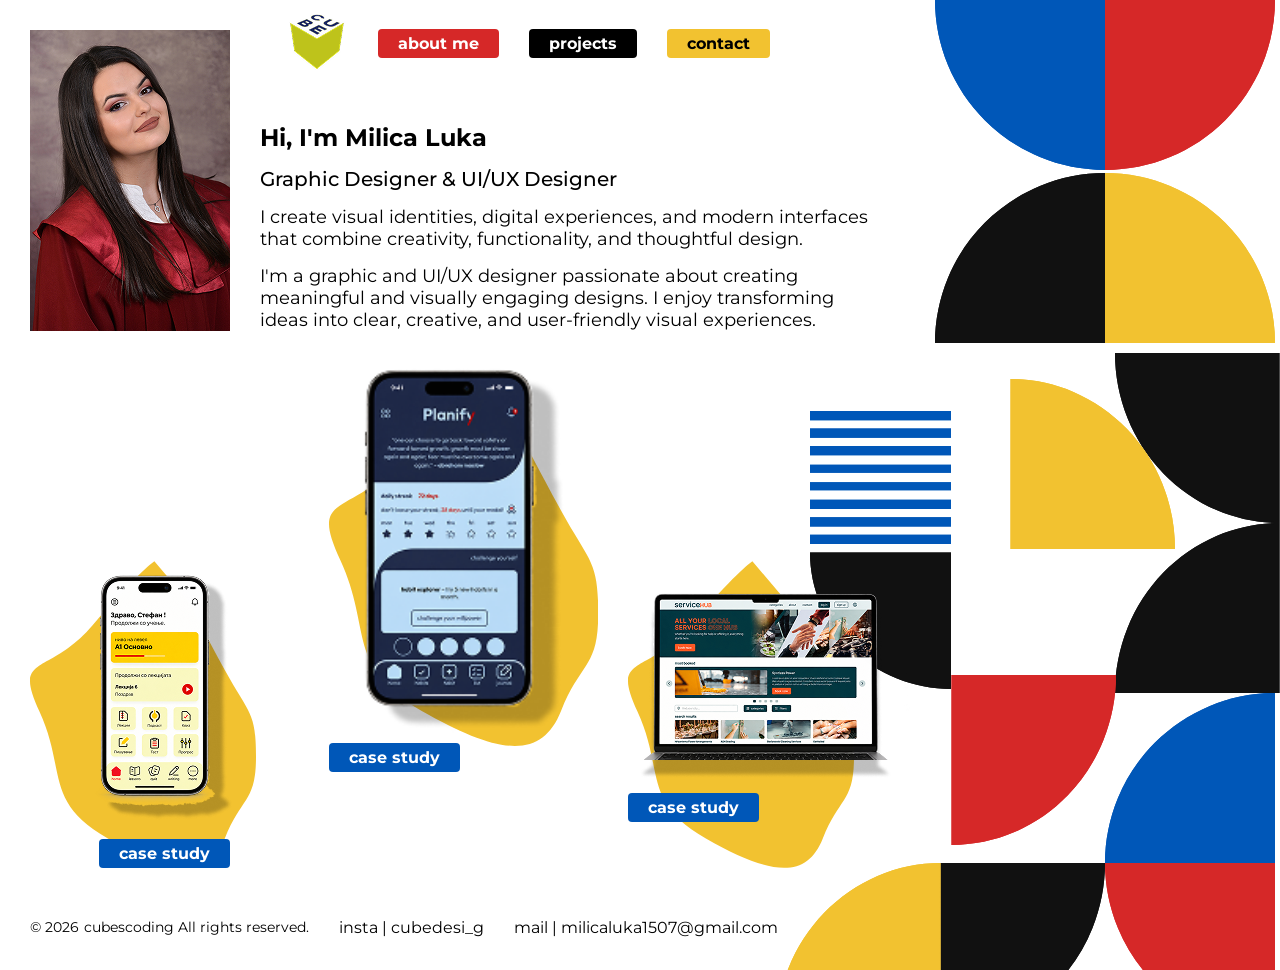
<file: index.html>
<!DOCTYPE html>
<html lang="en">

<head>
  <meta charset="UTF-8">
  <meta name="viewport" content="width=device-width, initial-scale=1.0">
  <title>cubescoding</title>
  <link rel="stylesheet" href="main.css">
  <link rel="icon" href="img/logo.png">
</head>

<body class="index-body">
  <header class="main-padding">
    <a href="index.html"><img src="img/logo.png" alt="logo"></a>
    <nav>
      <a href="index.html#about" class="btn red-btn"><span>about me</span></a>
      <a href="index.html#projects" class="btn black-btn"><span>projects</span></a>
      <a href="index.html#contact" class="btn yellow-btn"><span>contact</span></a>

    </nav>
  </header>
  <main>
    <section id="about" class="main-padding">
      <img src="img/porbno 1.png" alt="Milica">
      <div class="about-text">
        <h1>Hi, I'm Milica Luka</h1>
        <h2>Graphic Designer & UI/UX Designer</h2>
        <p>I create visual identities, digital experiences, and modern interfaces that combine creativity,
          functionality, and thoughtful design.</p>
        <p>I'm a graphic and UI/UX designer passionate about creating meaningful and visually engaging designs. I enjoy
          transforming ideas into clear, creative, and user-friendly visual experiences.</p>
      </div>
    </section>
    <section id="projects" class="main-padding">
      <div class="project-item" id="lingodeutsch">
        <img src="img/lingodetusch-cover.png" alt="project img">
        <a href="LD.html" class="btn blue-btn" target="_blank"><span>case study</span></a>
      </div>
      <div class="project-item" id="planify">
        <img src="img/planify-cover.png" alt="project img">
        <a href="planify.html" class="btn blue-btn" target="_blank"><span>case study</span></a>
      </div>
      <div class="project-item" id="servicehub">
        <img src="img/servicehub-cover.png" alt="project img">
        <a href="servicehub.html" class="btn blue-btn" target="_blank"><span>case study</span></a>
      </div>
    </section>
  </main>
  <footer class="main-padding" id="contact">
    <p class="rights">© <span id="year">2026 </span>cubescoding All rights reserved.</p>
    <div class="socials">
      <a href="https://www.instagram.com/cubedesi_g" target="_blank" class="link-hover">insta | cubedesi_g</a>
      <a href="mailto:milicaluka1507@gmail.com?subject=Let's%20work%20together" target="_blank" class="link-hover">mail
        |
        milicaluka1507@gmail.com</a>
    </div>
  </footer>
  <script src="main.js"></script>
</body>

</html>
</file>
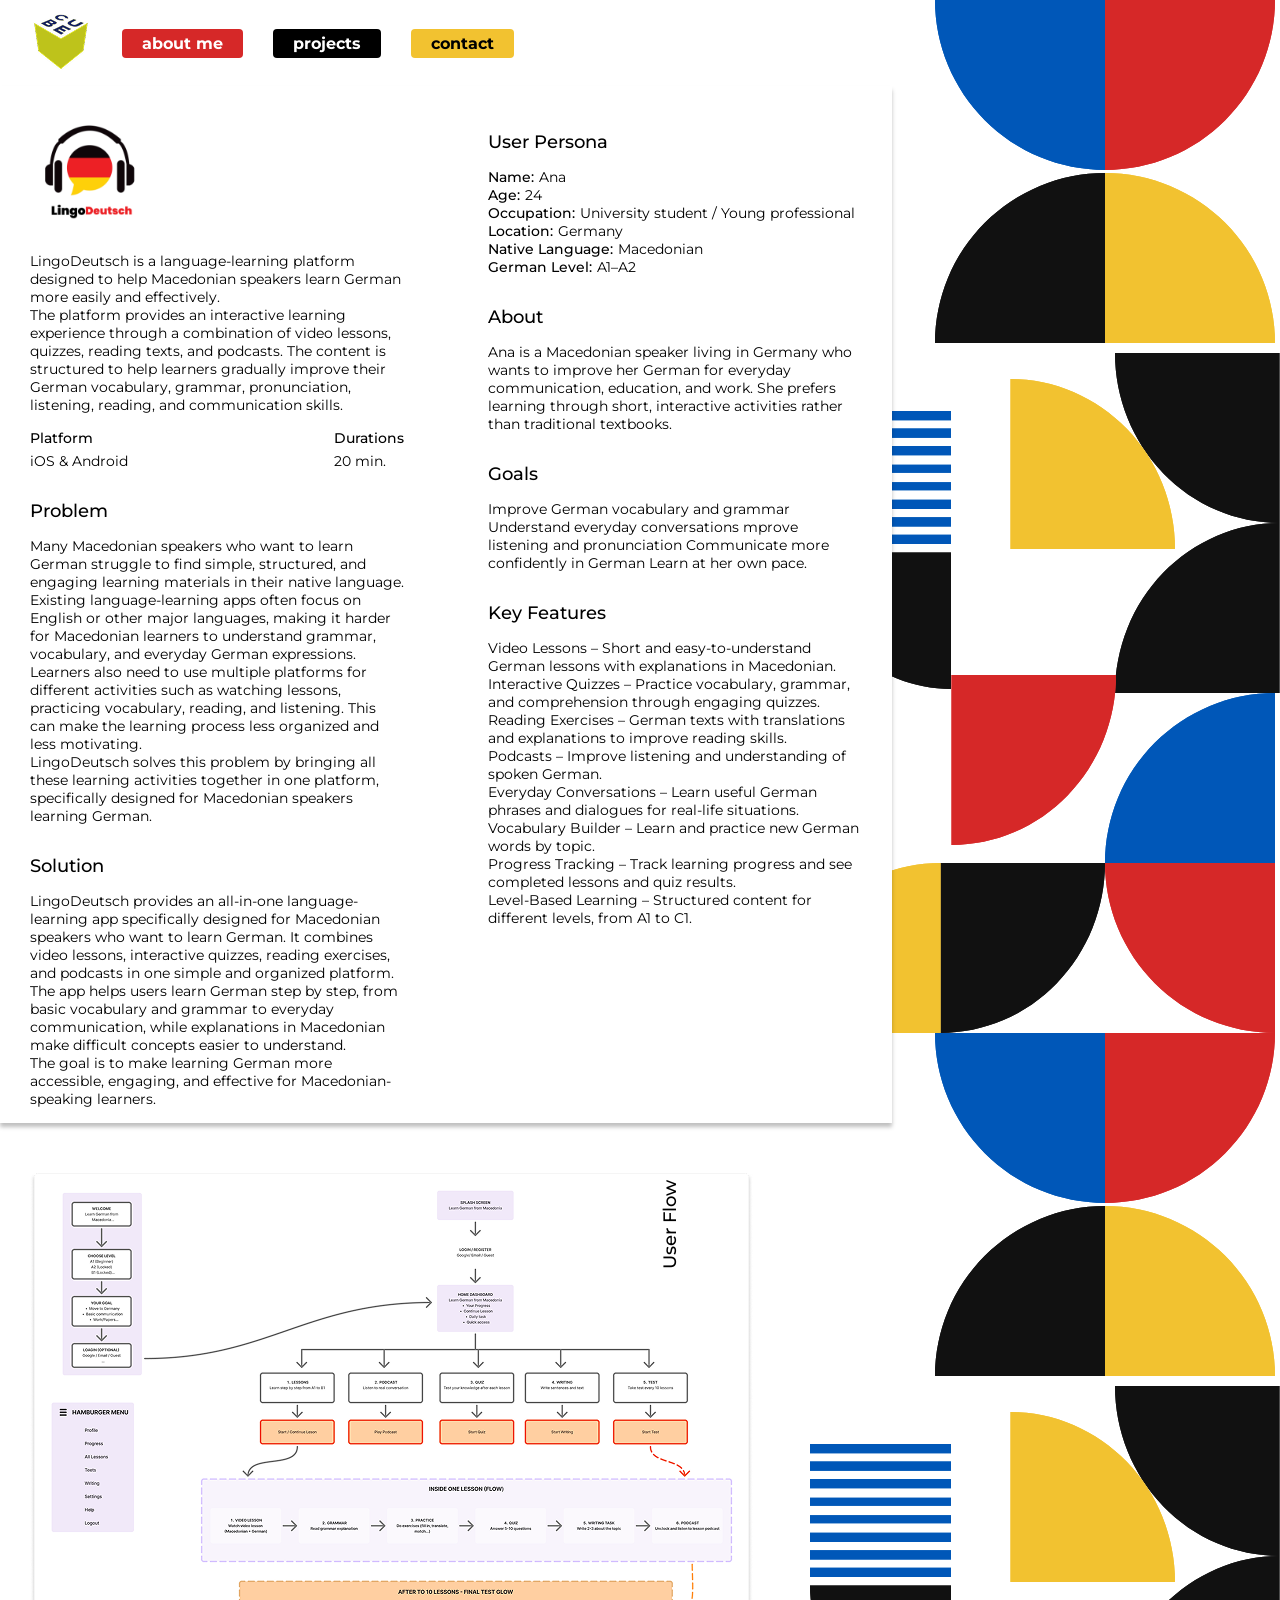
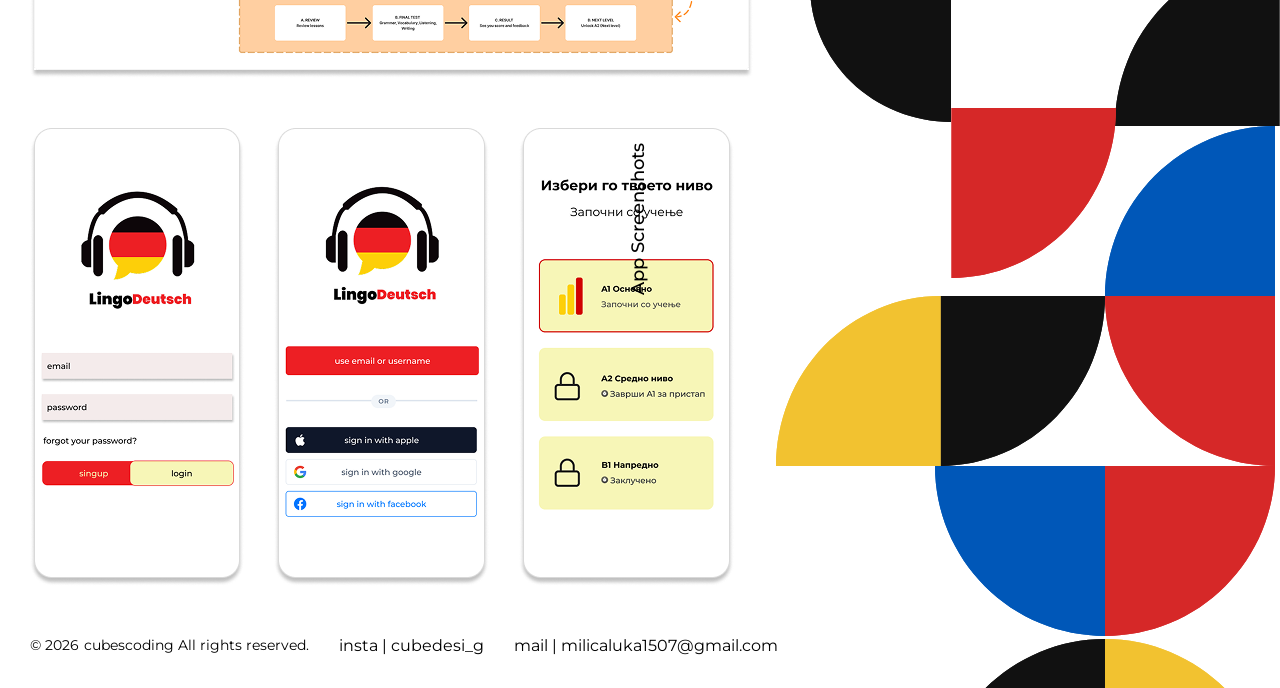
<file: LD.html>
<!DOCTYPE html>
<html lang="en">

<head>
  <meta charset="UTF-8">
  <meta name="viewport" content="width=device-width, initial-scale=1.0">
  <title>cubescoding | lingodeutsch</title>
  <link rel="stylesheet" href="main.css">
  <link rel="icon" href="img/logo.png">
</head>

<body>
  <header class="main-padding">
    <a href="index.html"><img src="img/logo.png" alt="logo"></a>
    <nav>
      <a href="index.html#about" class="btn red-btn"><span>about me</span></a>
      <a href="index.html#projects" class="btn black-btn"><span>projects</span></a>
      <a href="index.html#contact" class="btn yellow-btn"><span>contact</span></a>

    </nav>
  </header>
  <main class="case-study">
    <section class="main-padding main-width project-info">
      <div class="project-info-left">
        <img src="img/LD/Logo LD.svg" alt="logo">
        <p>LingoDeutsch is a language-learning platform designed to help Macedonian speakers learn German more easily
          and effectively.</p>
        <p>The platform provides an interactive learning experience through a combination of video lessons, quizzes,
          reading texts, and podcasts. The content is structured to help learners gradually improve their German
          vocabulary, grammar, pronunciation, listening, reading, and communication skills.</p>
        <div class="sub-info">
          <div class="sub-info-item">
            <h3>Platform</h3>
            <span>iOS & Android</span>
          </div>
          <div class="sub-info-item">
            <h3>Durations</h3>
            <span>20 min.</span>
          </div>
        </div>
        <h2>Problem</h2>
        <p>Many Macedonian speakers who want to learn German struggle to find simple, structured, and engaging learning
          materials in their native language. Existing language-learning apps often focus on English or other major
          languages, making it harder for Macedonian learners to understand grammar, vocabulary, and everyday German
          expressions.</p>
        <p>Learners also need to use multiple platforms for different activities such as watching lessons, practicing
          vocabulary, reading, and listening. This can make the learning process less organized and less motivating.</p>
        <p>LingoDeutsch solves this problem by bringing all these learning activities together in one platform,
          specifically designed for Macedonian speakers learning German.</p>
        <h2>Solution</h2>
        <p>LingoDeutsch provides an all-in-one language-learning app specifically designed for Macedonian speakers who
          want to learn German. It combines video lessons, interactive quizzes, reading exercises, and podcasts in one
          simple and organized platform.</p>
        <p>The app helps users learn German step by step, from basic vocabulary and grammar to everyday communication,
          while explanations in Macedonian make difficult concepts easier to understand.</p>
        <p>The goal is to make learning German more accessible, engaging, and effective for Macedonian-speaking
          learners.</p>
      </div>
      <div class="project-info-right">
        <h2>User Persona</h2>
        <div class="user-persona">
          <div class="user-persona-item">
            <h3>Name:</h3>
            <span>Ana</span>
          </div>
          <div class="user-persona-item">
            <h3>Age:</h3>
            <span>24</span>
          </div>
          <div class="user-persona-item">
            <h3>Occupation:</h3>
            <span>University student / Young professional</span>
          </div>
          <div class="user-persona-item">
            <h3>Location:</h3>
            <span>Germany</span>
          </div>
          <div class="user-persona-item">
            <h3>Native Language:</h3>
            <span>Macedonian</span>
          </div>
          <div class="user-persona-item">
            <h3>German Level:</h3>
            <span>A1–A2</span>
          </div>
        </div>
        <h2>About</h2>
        <p>Ana is a Macedonian speaker living in Germany who wants to improve her German for everyday communication,
          education, and work. She prefers learning through short, interactive activities rather than traditional
          textbooks.</p>
        <h2>Goals</h2>
        <p>Improve German vocabulary and grammar
          Understand everyday conversations
          mprove listening and pronunciation
          Communicate more confidently in German
          Learn at her own pace.</p>
        <h2>Key Features</h2>
        <ul>
          <li>Video Lessons – Short and easy-to-understand German lessons with explanations in Macedonian.</li>
          <li>Interactive Quizzes – Practice vocabulary, grammar, and comprehension through engaging quizzes.</li>
          <li> Reading Exercises – German texts with translations and explanations to improve reading skills.</li>
          <li>Podcasts – Improve listening and understanding of spoken German.</li>
          <li>Everyday Conversations – Learn useful German phrases and dialogues for real-life situations.</li>
          <li>Vocabulary Builder – Learn and practice new German words by topic.</li>
          <li>Progress Tracking – Track learning progress and see completed lessons and quiz results.</li>
          <li>Level-Based Learning – Structured content for different levels, from A1 to C1.</li>
        </ul>
      </div>

    </section>
    <section class="main-padding main-width user-flow">
      <img src="img/LD/LD-IA.png" alt="userflow">
      <h2>User Flow</h2>
    </section>
    <section class="main-padding main-width app-showcase">
      <img src="img/LD/Login 1.png" alt="login">
      <img src="img/LD/Singup 1.png" alt="Singup">
      <img src="img/LD/Choose level 1.png" alt="home">
      <h2>App Screenshots</h2>
    </section>
  </main>
  <footer class="main-padding">
    <p class="rights">© <span id="year">2026 </span>cubescoding All rights reserved.</p>
    <div class="socials">
      <a href="https://www.instagram.com/cubedesi_g" target="_blank" class="link-hover">insta | cubedesi_g</a>
      <a href="mailto:milicaluka1507@gmail.com?subject=Let's%20work%20together" target="_blank" class="link-hover">mail
        |
        milicaluka1507@gmail.com</a>
    </div>
  </footer>
  <script src="main.js"></script>
</body>

</html>
</file>
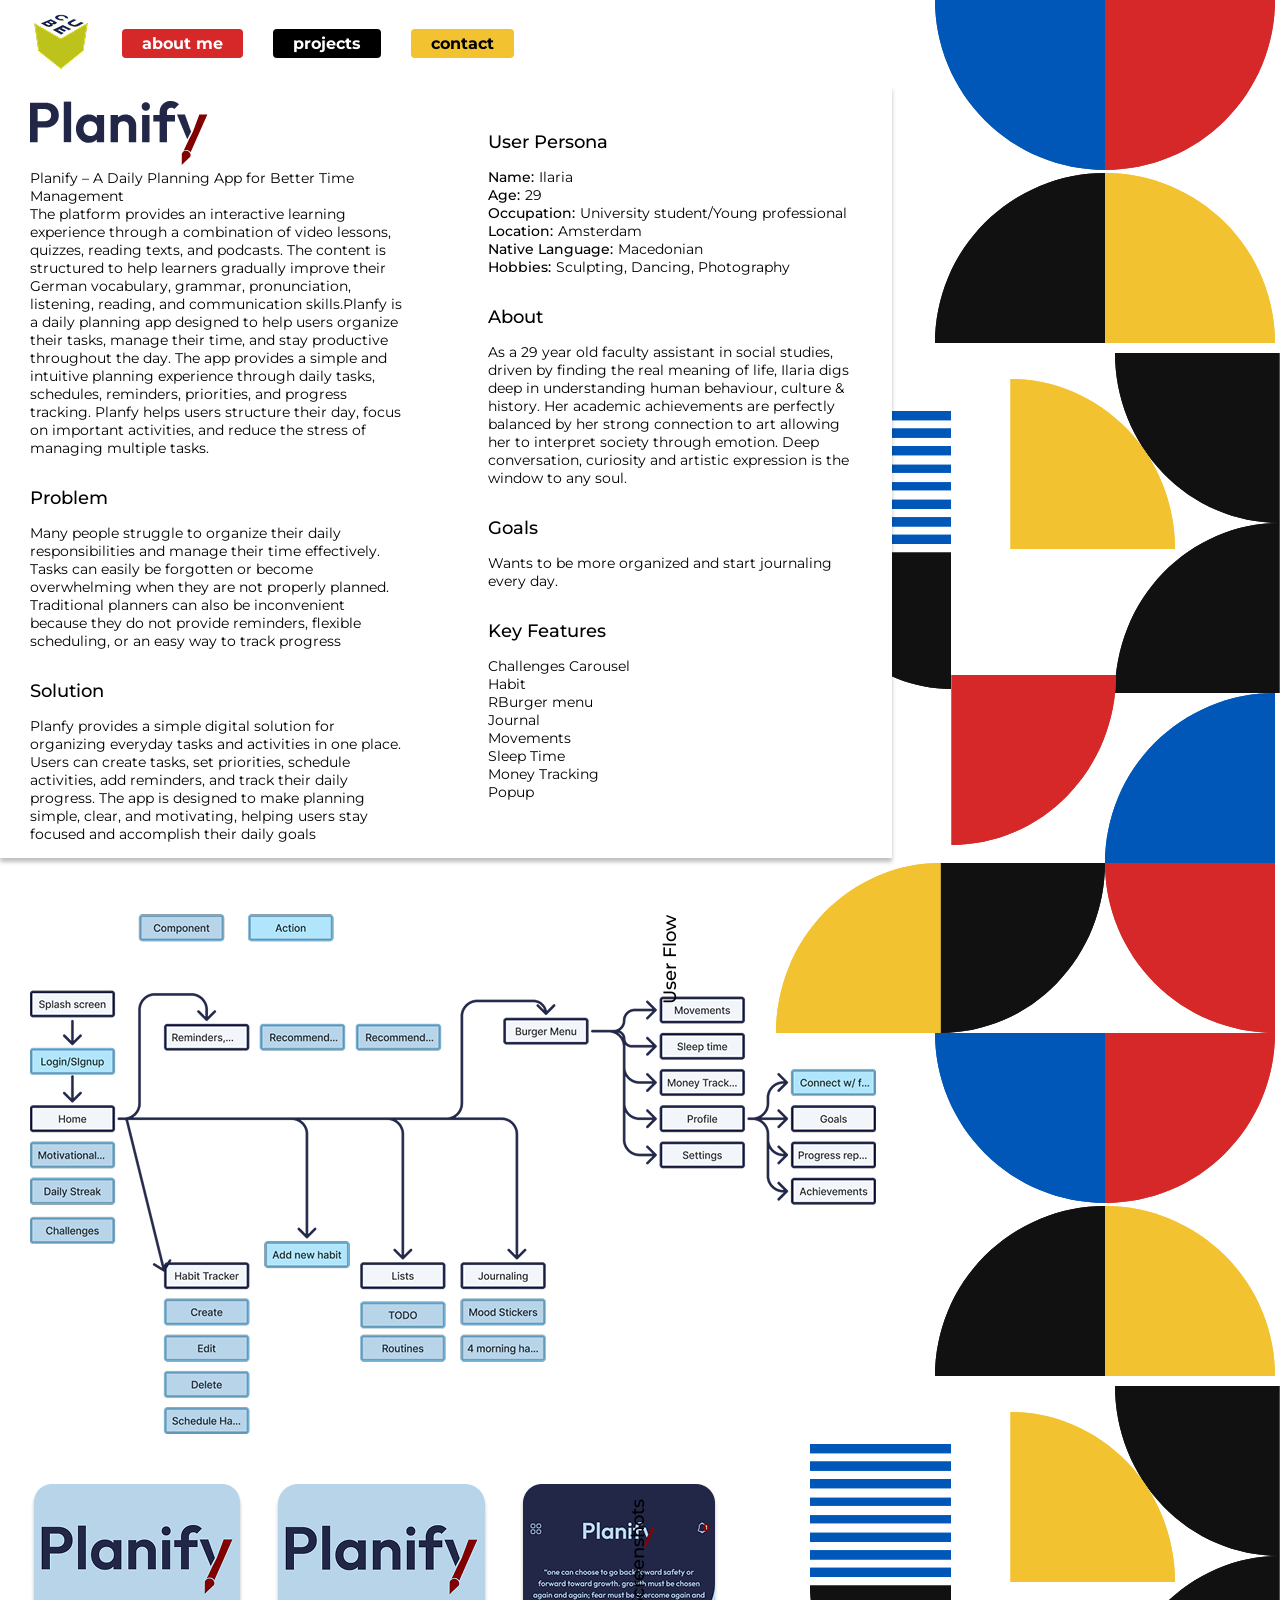
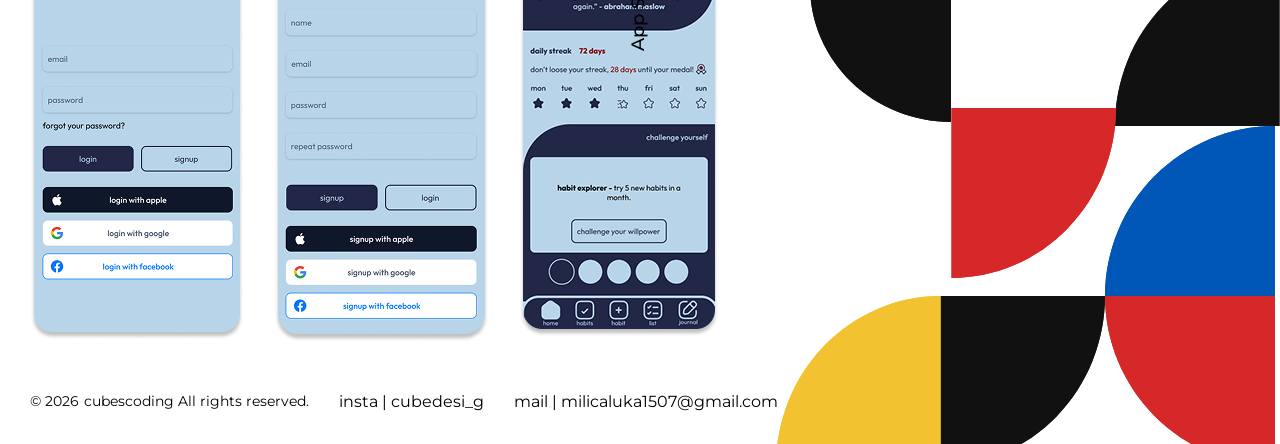
<file: planify.html>
<!DOCTYPE html>
<html lang="en">

<head>
  <meta charset="UTF-8">
  <meta name="viewport" content="width=device-width, initial-scale=1.0">
  <title>cubescoding | planify</title>
  <link rel="stylesheet" href="main.css">
  <link rel="icon" href="img/logo.png">
</head>

<body>
  <header class="main-padding">
    <a href="index.html"><img src="img/logo.png" alt="logo"></a>
    <nav>
      <a href="index.html#about" class="btn red-btn"><span>about me</span></a>
      <a href="index.html#projects" class="btn black-btn"><span>projects</span></a>
      <a href="index.html#contact" class="btn yellow-btn"><span>contact</span></a>

    </nav>
  </header>
  <main class="case-study">
    <section class="main-padding main-width project-info">
      <div class="project-info-left">
        <img src="img/planify/planify-logo.svg" alt="logo">
        <p>Planify – A Daily Planning App for Better Time Management</p>
        <p>The platform provides an interactive learning experience through a combination of video lessons, quizzes,
          reading texts, and podcasts. The content is structured to help learners gradually improve their German
          vocabulary, grammar, pronunciation, listening, reading, and communication skills.Planfy is a daily planning
          app designed to help users organize their tasks, manage their time, and stay productive throughout the day.
          The app provides a simple and intuitive planning experience through daily tasks, schedules, reminders,
          priorities, and progress tracking. Planfy helps users structure their day, focus on important activities, and
          reduce the stress of managing multiple tasks.</p>

        <h2>Problem</h2>
        <p>
          Many people struggle to organize their daily responsibilities and manage their time effectively. Tasks can
          easily be forgotten or become overwhelming when they are not properly planned.
          Traditional planners can also be inconvenient because they do not provide reminders, flexible scheduling, or
          an easy way to track progress</p>

        <h2>Solution</h2>
        <p>Planfy provides a simple digital solution for organizing everyday tasks and activities in one place.
          Users can create tasks, set priorities, schedule activities, add reminders, and track their daily progress.
          The app is designed to make planning simple, clear, and motivating, helping users stay focused and accomplish
          their daily goals</p>
      </div>
      <div class="project-info-right">
        <h2>User Persona</h2>
        <div class="user-persona">
          <div class="user-persona-item">
            <h3>Name:</h3>
            <span>Ilaria</span>
          </div>
          <div class="user-persona-item">
            <h3>Age:</h3>
            <span>29</span>
          </div>
          <div class="user-persona-item">
            <h3>Occupation:</h3>
            <span>University student/Young professional</span>
          </div>
          <div class="user-persona-item">
            <h3>Location:</h3>
            <span>Amsterdam</span>
          </div>
          <div class="user-persona-item">
            <h3>Native Language:</h3>
            <span>Macedonian</span>
          </div>
          <div class="user-persona-item">
            <h3>Hobbies:</h3>
            <span>Sculpting, Dancing, Photography</span>
          </div>
        </div>
        <h2>About</h2>
        <p>As a 29 year old faculty assistant in social studies, driven by finding the real meaning of life, Ilaria digs
          deep in understanding human behaviour, culture & history. Her academic achievements are perfectly balanced by
          her strong connection to art allowing her to interpret society through emotion. Deep conversation, curiosity
          and artistic expression is the window to any soul.

        </p>
        <h2>Goals</h2>
        <p>Wants to be more organized and start journaling every day.
        </p>
        <h2>Key Features</h2>
        <ul>
          <li>Challenges Carousel</li>
          <li>Habit</li>
          <li> RBurger menu</li>
          <li>Journal</li>
          <li>Movements</li>
          <li>Sleep Time</li>
          <li>Money Tracking</li>
          <li>Popup </li>
        </ul>
      </div>

    </section>
    <section class="main-padding main-width user-flow">
      <img src="img/planify/planify-userflow.png" alt="userflow">
      <h2>User Flow</h2>
    </section>
    <section class="main-padding main-width app-showcase">
      <img src="img/planify/planify-login.png" alt="login">
      <img src="img/planify/planify-signup.png" alt="Singup">
      <img src="img/planify/planify-home.png" alt="home">
      <h2>App Screenshots</h2>
    </section>
  </main>
  <footer class="main-padding">
    <p class="rights">© <span id="year">2026 </span>cubescoding All rights reserved.</p>
    <div class="socials">
      <a href="https://www.instagram.com/cubedesi_g" target="_blank" class="link-hover">insta | cubedesi_g</a>
      <a href="mailto:milicaluka1507@gmail.com?subject=Let's%20work%20together" target="_blank" class="link-hover">mail
        |
        milicaluka1507@gmail.com</a>
    </div>
  </footer>
  <script src="main.js"></script>
</body>

</html>
</file>
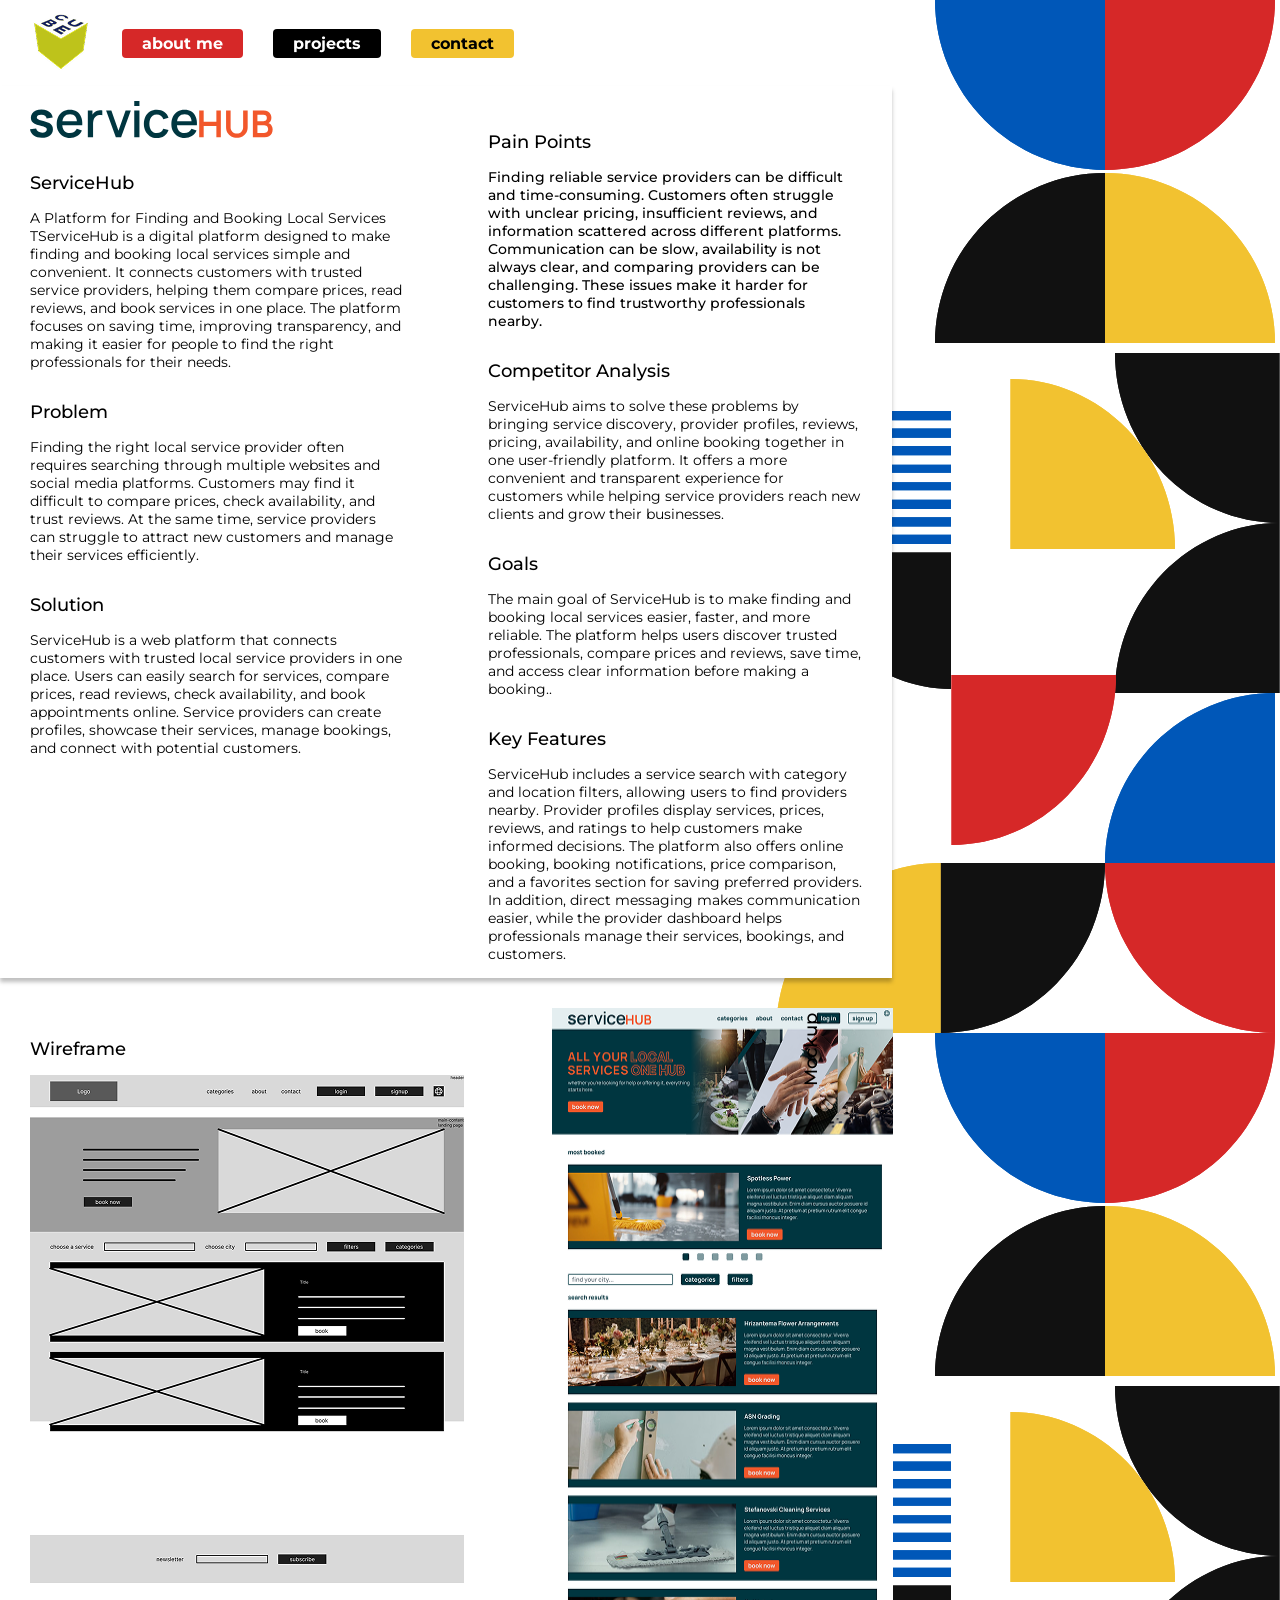
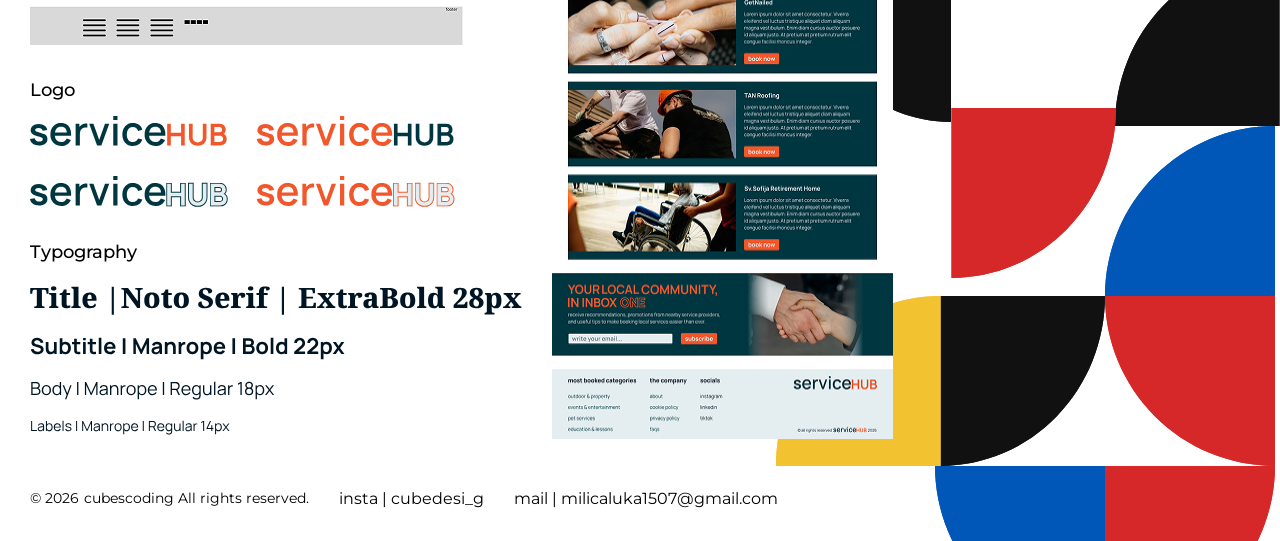
<file: servicehub.html>
<!DOCTYPE html>
<html lang="en">

<head>
  <meta charset="UTF-8">
  <meta name="viewport" content="width=device-width, initial-scale=1.0">
  <title>cubescoding | servicehub</title>
  <link rel="stylesheet" href="main.css">
  <link rel="icon" href="img/logo.png">
</head>

<body>
  <header class="main-padding">
    <a href="index.html"><img src="img/logo.png" alt="logo"></a>
    <nav>
      <a href="index.html#about" class="btn red-btn"><span>about me</span></a>
      <a href="index.html#projects" class="btn black-btn"><span>projects</span></a>
      <a href="index.html#contact" class="btn yellow-btn"><span>contact</span></a>

    </nav>
  </header>
  <main class="case-study">
    <section class="main-padding main-width project-info">
      <div class="project-info-left">
        <img src="img/servicehub/SH-logo.svg" alt="logo">
        <h2>ServiceHub</h2>
        <p>A Platform for Finding and Booking Local Services</p>
        <p>TServiceHub is a digital platform designed to make finding and booking local services simple and convenient.
          It connects customers with trusted service providers, helping them compare prices, read reviews, and book
          services in one place. The platform focuses on saving time, improving transparency, and making it easier for
          people to find the right professionals for their needs.</p>

        <h2>Problem</h2>
        <p>Finding the right local service provider often requires searching through multiple websites and social media
          platforms. Customers may find it difficult to compare prices, check availability, and trust reviews. At the
          same time, service providers can struggle to attract new customers and manage their services efficiently.</p>

        <h2>Solution</h2>
        <p>ServiceHub is a web platform that connects customers with trusted local service providers in one place. Users
          can easily search for services, compare prices, read reviews, check availability, and book appointments
          online. Service providers can create profiles, showcase their services, manage bookings, and connect with
          potential customers.</p>

      </div>
      <div class="project-info-right">
        <h2>Pain Points</h2>
        <div class="user-persona">
          <div class="user-persona-item">
            <h3>Finding reliable service providers can be difficult and time-consuming. Customers often struggle with
              unclear pricing, insufficient reviews, and information scattered across different platforms. Communication
              can be slow, availability is not always clear, and comparing providers can be challenging. These issues
              make it harder for customers to find trustworthy professionals nearby.</h3>

          </div>

        </div>
        <h2>Competitor Analysis</h2>
        <p>ServiceHub aims to solve these problems by bringing service discovery, provider profiles, reviews, pricing,
          availability, and online booking together in one user-friendly platform. It offers a more convenient and
          transparent experience for customers while helping service providers reach new clients and grow their
          businesses.</p>
        <h2>Goals</h2>
        <p>The main goal of ServiceHub is to make finding and booking local services easier, faster, and more reliable.
          The platform helps users discover trusted professionals, compare prices and reviews, save time, and access
          clear information before making a booking..</p>
        <h2>Key Features</h2>
        <ul>
          <li>ServiceHub includes a service search with category and location filters, allowing users to find providers
            nearby. Provider profiles display services, prices, reviews, and ratings to help customers make informed
            decisions. The platform also offers online booking, booking notifications, price comparison, and a favorites
            section for saving preferred providers. In addition, direct messaging makes communication easier, while the
            provider dashboard helps professionals manage their services, bookings, and customers.</li>

      </div>

    </section>
    <section class="main-padding main-width sh-elements">
      <div class="sh-flex">
        <h2>Wireframe</h2>
        <img src="img/servicehub/SH-wireframe.png" alt="wireframe">
        <h2>Logo</h2>
        <img src="img/servicehub/SH-logoVariations.svg" alt="logo variations">
        <h2>Typography</h2>
        <img src="img/servicehub/SH-fonts.svg" alt="Typography">
      </div>
      <img src="img/servicehub/SH-mockup.png" alt="mockup">
      <h2 class="sh-h2">Mockup</h2>
    </section>

  </main>
  <footer class="main-padding">
    <p class="rights">© <span id="year">2026 </span>cubescoding All rights reserved.</p>
    <div class="socials">
      <a href="https://www.instagram.com/cubedesi_g" target="_blank" class="link-hover">insta | cubedesi_g</a>
      <a href="mailto:milicaluka1507@gmail.com?subject=Let's%20work%20together" target="_blank" class="link-hover">mail
        |
        milicaluka1507@gmail.com</a>
    </div>
  </footer>
  <script src="main.js"></script>
</body>

</html>
</file>
<file: main.css>
@font-face {
  font-family: "Montserrat";
  src: url(fonts/Montserrat-Regular.woff2);
  font-weight: 400;
}

@font-face {
  font-family: "Montserrat";
  src: url(fonts/Montserrat-Medium.woff2);
  font-weight: 500;
}

@font-face {
  font-family: "Montserrat";
  src: url(fonts/Montserrat-Bold.woff2);
  font-weight: 700;
}

:root {
  /* Colors */
  --color-red: #D62828;
  --color-black: #111;
  --color-yellow: #F2C230;
  --color-blue: #0057B8;
  --color-white: #fff;
  --color-black: #000000;
  --color-text: #f5f5f5;
  --color-text-muted: #a5a5ad;
  --color-border: #30303a;

  /* Fonts */
  --font-primary: "Montserrat", sans-serif;
}

* {
  margin: 0;
  border: 0;
  padding: 0;
  background-color: transparent;
  text-decoration: none;
  list-style: none;
  font-family: var(--font-primary);
}

body {
  background-image: url(img/home-bg.svg);
  background-repeat: repeat-y;
  background-position: right top;
  color: var(--color-black);
}

html {
  scroll-behavior: smooth;
}


.btn {
  position: relative;
  font-size: 16px;
  font-weight: 700;
  padding: 5px 20px;
  border-radius: 4px;
  overflow-x: hidden;
  align-items: center;
  justify-content: center;
  display: flex;
}

.btn span {
  z-index: 1;
  display: flex;

  position: relative;
  text-align: center;
}

.red-btn {
  background-color: var(--color-red);
  color: var(--color-white);
}

.red-btn:hover:before {
  background-color: var(--color-black);
}

.black-btn {
  background-color: var(--color-black);
  color: var(--color-white);
}

.black-btn:hover:before {
  background-color: var(--color-blue);
}

.yellow-btn {
  background-color: var(--color-yellow);
  color: var(--color-black);
}

.yellow-btn:hover:before {
  background-color: var(--color-red);
}

.blue-btn {
  background-color: var(--color-blue);
  color: var(--color-white);
}

.blue-btn:hover:before {
  background-color: var(--color-black);
}

.btn::before {
  content: "";
  position: absolute;
  display: block;
  height: 100%;
  width: 100%;
  bottom: 0;
  transform: translateX(-100%);
  transition: all .5s ease-in-out;
}

.btn:hover::before {
  transform: translateX(0);
  transition: all .5s ease-in-out;
}


.main-padding {
  padding-left: 30px;
  padding-right: 30px;
}

.main-width {
  max-width: 65%;
}

header {
  display: flex;
  align-items: center;
  gap: 30px;
  padding-top: 10px;
  padding-bottom: 10px;
}

.index-body header {
  position: absolute;
  width: calc(70% - 60px);
  left: 20%;
}

nav {
  display: flex;
  gap: 30px;
  align-items: center;
}

#about {
  display: flex;
  gap: 30px;
  align-items: flex-end;
  padding-top: 30px;
}

.about-text {
  max-width: 50%;
  display: flex;
  flex-direction: column;
  gap: 15px;
}

h1,
h2,
p {
  font-size: 18px;
  color: var(--color-black);
}

h1 {
  font-size: 24px;
  font-weight: 700;
}

h2 {
  font-size: 20px;
  font-weight: 500;
}

p {
  font-weight: 400;
}

#projects {
  display: flex;
  gap: 30px;
  max-width: 70%;
  margin-top: calc(20dvh + 50px);

}

.project-item {
  background-image: url(img/project-bg.svg);
  background-repeat: no-repeat;
  display: flex;
  flex-direction: column;
  gap: 15px;
  background-size: contain;
  width: 30%;
}

#lingodeutsch {
  justify-content: flex-start;
  align-items: center;

}

#planify {
  align-items: flex-start;
  gap: 0;
  margin-top: -20dvh;
}


#planify img {
  display: flex;
  align-items: flex-end;
  width: 100%;
  margin-top: -20px;
}

#servicehub {
  justify-content: flex-start;
  align-items: flex-start;
}

footer {
  display: flex;
  padding-top: 50px;
  padding-bottom: 30px;
}

.rights {
  font-size: 14px;
  margin-right: 30px;
  color: var(--color-black);
}

.socials {
  display: flex;
  gap: 30px;
  color: var(--color-black);
}

#year {
  margin-right: 5px;
  color: var(--color-black);
}

.link-hover {
  position: relative;
  overflow: hidden;
  padding-bottom: 3px;
  color: var(--color-black);

}

.link-hover:before {
  content: "";
  position: absolute;
  background-color: var(--color-black);
  height: 2px;
  width: 100%;
  bottom: 0;
  transform: translateX(-100%);
  transition: transform .5s ease-in-out;
}



.link-hover:hover:before {
  transform: translateX(0);
  transition: transform .5s ease-in-out;
}

.project-info {
  display: flex;
  gap: 10%;
  justify-content: space-between;
  box-shadow: 0px 4px 4px 0px #00000040;
  padding-top: 15px;
  padding-bottom: 15px;
  background-color: var(--color-white);
}

.sub-info {
  display: flex;
  gap: 30px;
  align-items: flex-start;
  justify-content: space-between;
  padding-top: 15px;
}

.sub-info-item {
  display: flex;
  flex-direction: column;
  gap: 5px;
  align-items: flex-start;
}

.user-persona-item {
  display: flex;
  gap: 5px;
}

.project-info-left {
  width: 45%;
}

.project-info-right {
  width: 45%;
}

.case-study h2 {
  font-size: 18px;
  font-weight: 500;
  margin-bottom: 15px;
  margin-top: 30px;
  color: var(--color-black);
}

.case-study h3 {
  font-size: 14px;
  font-weight: 500;
  color: var(--color-black);
}

.case-study p,
.case-study span,
.case-study li {
  font-size: 14px;
  font-weight: 400;
  color: var(--color-black);
}

.user-flow,
.app-showcase {
  display: flex;
  gap: 30px;
  align-items: flex-start;
  margin-top: 50px;
  position: relative;
}

.user-flow h2,
.app-showcase h2 {
  transform: rotate(-90deg);
  position: absolute;

  right: 20%;

}

.user-flow h2 {
  top: 10px;
}

.app-showcase h2 {
  top: 50px;
}

.sh-elements {
  display: flex;
  gap: 30px;
  margin-top: 30px;
  position: relative;
}

.sh-h2 {
  transform: rotate(-90deg);
  position: absolute;
  right: 5%;
}
</file>
